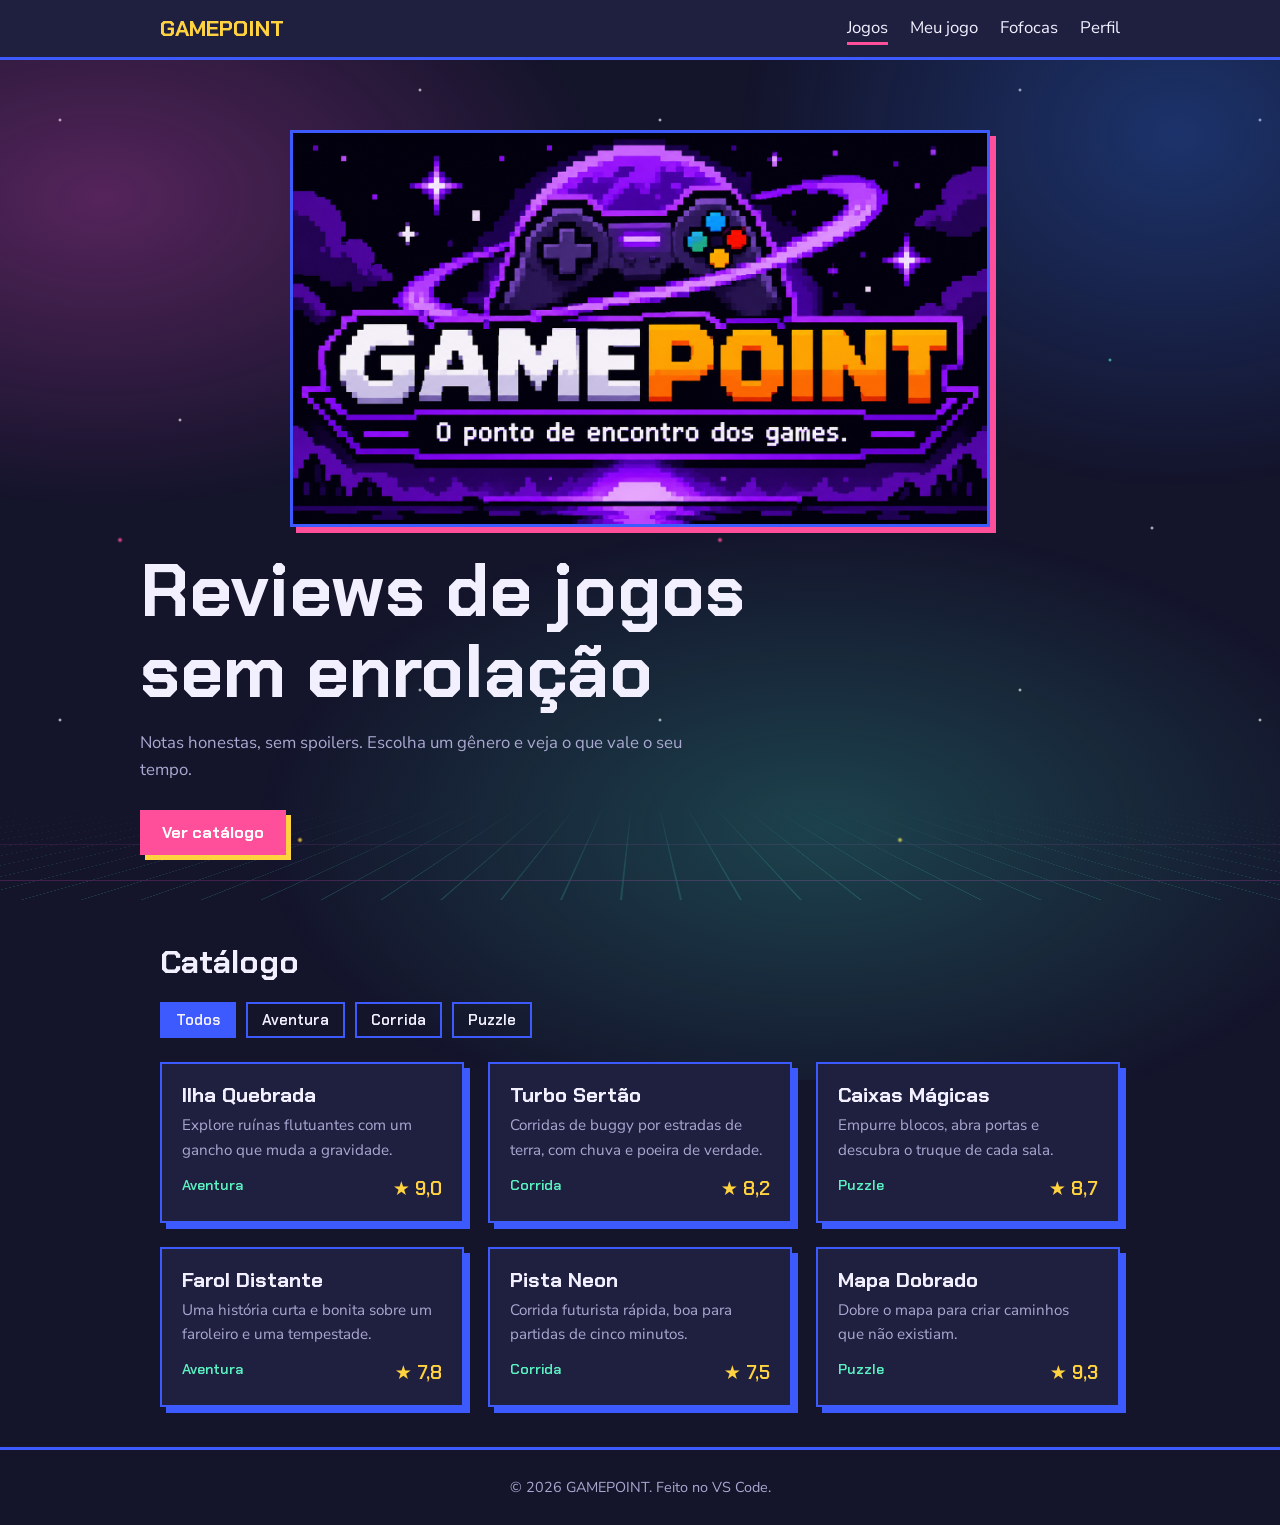
<file: index.html>
<!DOCTYPE html>
<html lang="pt-BR">

<head>
    <meta charset="utf-8">
    <meta name="viewport" content="width=device-width, initial-scale=1">
    <link rel="preconnect" href="https://fonts.googleapis.com">
    <link
        href="https://fonts.googleapis.com/css2?family=Chakra+Petch:wght@600;700&family=Nunito+Sans:wght@400;700&display=swap"
        rel="stylesheet">
    <link rel="stylesheet" href="style.css">
    <title>GAMEPOINT: reviews e catálogo de jogos</title>
</head>

<body>
    <header>
        <div class="wrap">
            <a class="logo" href="index.html">GAMEPOINT</a>
            <nav>
                <a href="index.html" aria-current="page">Jogos</a>
                <a href="lancamento.html">Meu jogo</a>
                <a href="noticias.html">Fofocas</a>
                <a href="perfil.html">Perfil</a>
            </nav>
        </div>
    </header>

    <main>
        <div class="wrap hero">
            <img src="gamepoint.png" alt="GAMEPOINT - O ponto de encontro dos games" class="banner">
            <h1>Reviews de jogos sem enrolação</h1>
            <p>Notas honestas, sem spoilers. Escolha um gênero e veja o que vale o seu tempo.</p>
            <a class="btn" href="#catalogo">Ver catálogo</a>
        </div>

        <section id="catalogo">
            <div class="wrap">
                <h2>Catálogo</h2>
                <div class="filters" role="group" aria-label="Filtrar por gênero">
                    <button data-filtro="todos" aria-pressed="true">Todos</button>
                    <button data-filtro="aventura" aria-pressed="false">Aventura</button>
                    <button data-filtro="corrida" aria-pressed="false">Corrida</button>
                    <button data-filtro="puzzle" aria-pressed="false">Puzzle</button>
                </div>
                <div class="grid">
                    <article class="card" data-genero="aventura">
                        <h3>Ilha Quebrada</h3>
                        <p>Explore ruínas flutuantes com um gancho que muda a gravidade.</p>
                        <div class="meta"><span class="tag">Aventura</span><span class="nota">★ 9,0</span></div>
                    </article>
                    <article class="card" data-genero="corrida">
                        <h3>Turbo Sertão</h3>
                        <p>Corridas de buggy por estradas de terra, com chuva e poeira de verdade.</p>
                        <div class="meta"><span class="tag">Corrida</span><span class="nota">★ 8,2</span></div>
                    </article>
                    <article class="card" data-genero="puzzle">
                        <h3>Caixas Mágicas</h3>
                        <p>Empurre blocos, abra portas e descubra o truque de cada sala.</p>
                        <div class="meta"><span class="tag">Puzzle</span><span class="nota">★ 8,7</span></div>
                    </article>
                    <article class="card" data-genero="aventura">
                        <h3>Farol Distante</h3>
                        <p>Uma história curta e bonita sobre um faroleiro e uma tempestade.</p>
                        <div class="meta"><span class="tag">Aventura</span><span class="nota">★ 7,8</span></div>
                    </article>
                    <article class="card" data-genero="corrida">
                        <h3>Pista Neon</h3>
                        <p>Corrida futurista rápida, boa para partidas de cinco minutos.</p>
                        <div class="meta"><span class="tag">Corrida</span><span class="nota">★ 7,5</span></div>
                    </article>
                    <article class="card" data-genero="puzzle">
                        <h3>Mapa Dobrado</h3>
                        <p>Dobre o mapa para criar caminhos que não existiam.</p>
                        <div class="meta"><span class="tag">Puzzle</span><span class="nota">★ 9,3</span></div>
                    </article>
                </div>
            </div>
        </section>
    </main>

    <footer>© 2026 GAMEPOINT. Feito no VS Code.</footer>
    <script src="script.js"></script>
</body>

</html>
</file>
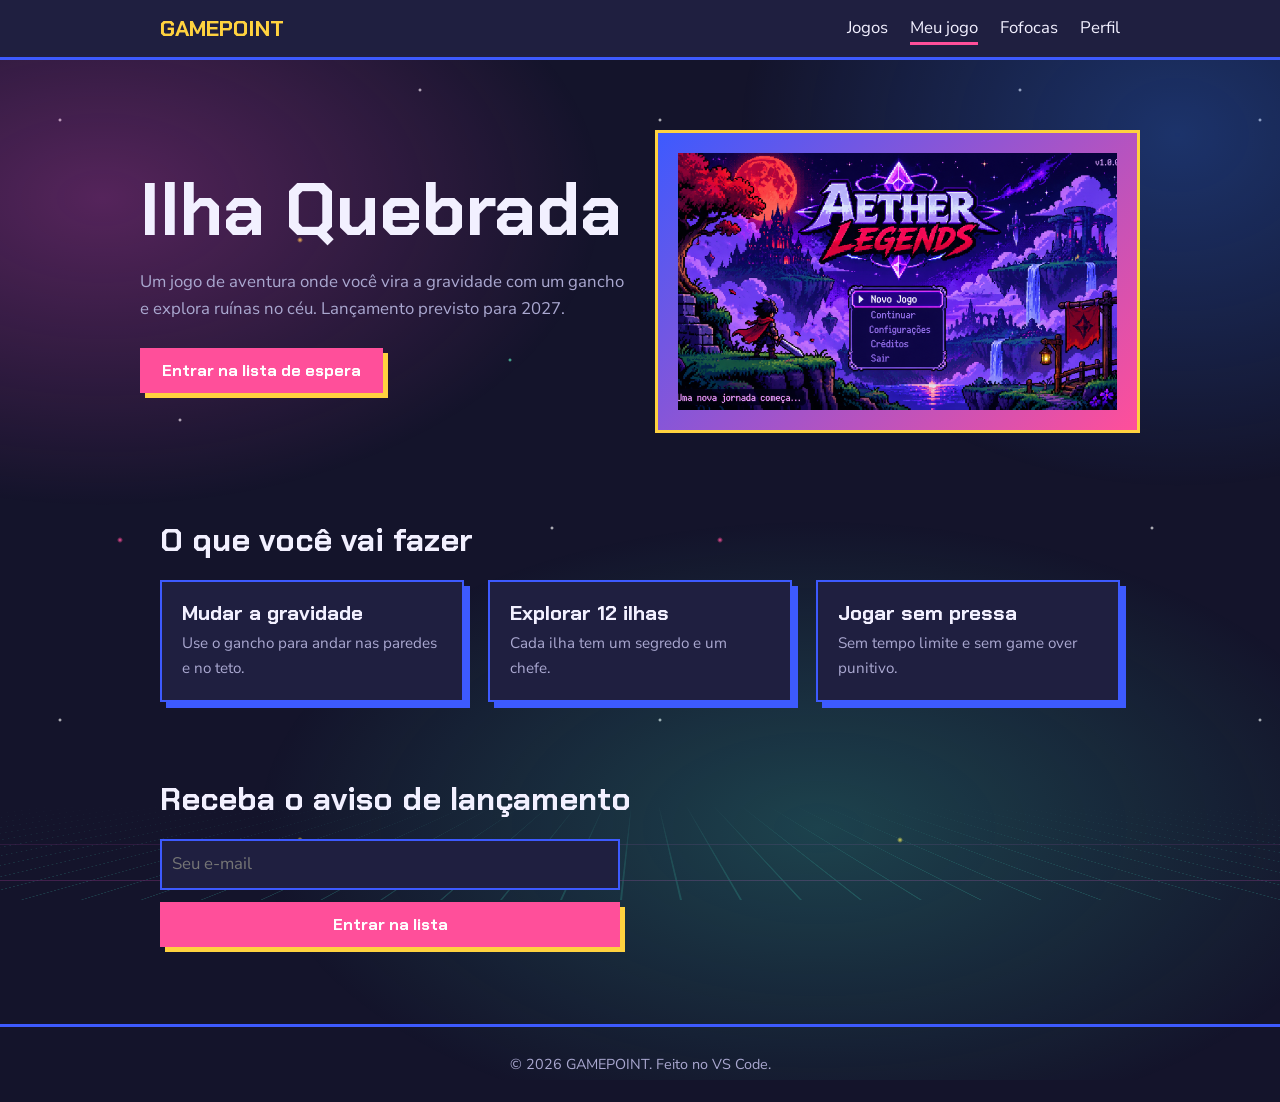
<file: lancamento.html>
<!DOCTYPE html>
<html lang="pt-BR">

<head>
    <meta charset="utf-8">
    <meta name="viewport" content="width=device-width, initial-scale=1">
    <link rel="preconnect" href="https://fonts.googleapis.com">
    <link
        href="https://fonts.googleapis.com/css2?family=Chakra+Petch:wght@600;700&family=Nunito+Sans:wght@400;700&display=swap"
        rel="stylesheet">
    <link rel="stylesheet" href="style.css">
    <title>Ilha Quebrada: o jogo</title>
</head>

<body>
    <header>
        <div class="wrap">
            <a class="logo" href="index.html">GAMEPOINT</a>
            <nav>
                <a href="index.html">Jogos</a>
                <a href="lancamento.html" aria-current="page">Meu jogo</a>
                <a href="noticias.html">Fofocas</a>
                <a href="perfil.html">Perfil</a>
            </nav>
        </div>
    </header>

    <main>
        <div class="wrap hero split">
            <div>
                <h1>Ilha Quebrada</h1>
                <p>Um jogo de aventura onde você vira a gravidade com um gancho e explora ruínas no céu. Lançamento
                    previsto para 2027.</p>
                <a class="btn" href="#lista">Entrar na lista de espera</a>
            </div>
            <div class="screen"><img src="jogo.png" alt="imagem do jogo ilha quebrada"></div>
        </div>

        <section>
            <div class="wrap">
                <h2>O que você vai fazer</h2>
                <div class="grid">
                    <article class="card">
                        <h3>Mudar a gravidade</h3>
                        <p>Use o gancho para andar nas paredes e no teto.</p>
                    </article>
                    <article class="card">
                        <h3>Explorar 12 ilhas</h3>
                        <p>Cada ilha tem um segredo e um chefe.</p>
                    </article>
                    <article class="card">
                        <h3>Jogar sem pressa</h3>
                        <p>Sem tempo limite e sem game over punitivo.</p>
                    </article>
                </div>
            </div>
        </section>

        <section id="lista">
            <div class="wrap">
                <h2>Receba o aviso de lançamento</h2>
                <form>
                    <input type="email" placeholder="Seu e-mail" aria-label="Seu e-mail" required>
                    <button class="btn" type="submit">Entrar na lista</button>
                    <p id="msg" role="status"></p>
                </form>
            </div>
        </section>
    </main>

    <footer>© 2026 GAMEPOINT. Feito no VS Code.</footer>
    <script src="script.js"></script>
</body>

</html>
</file>
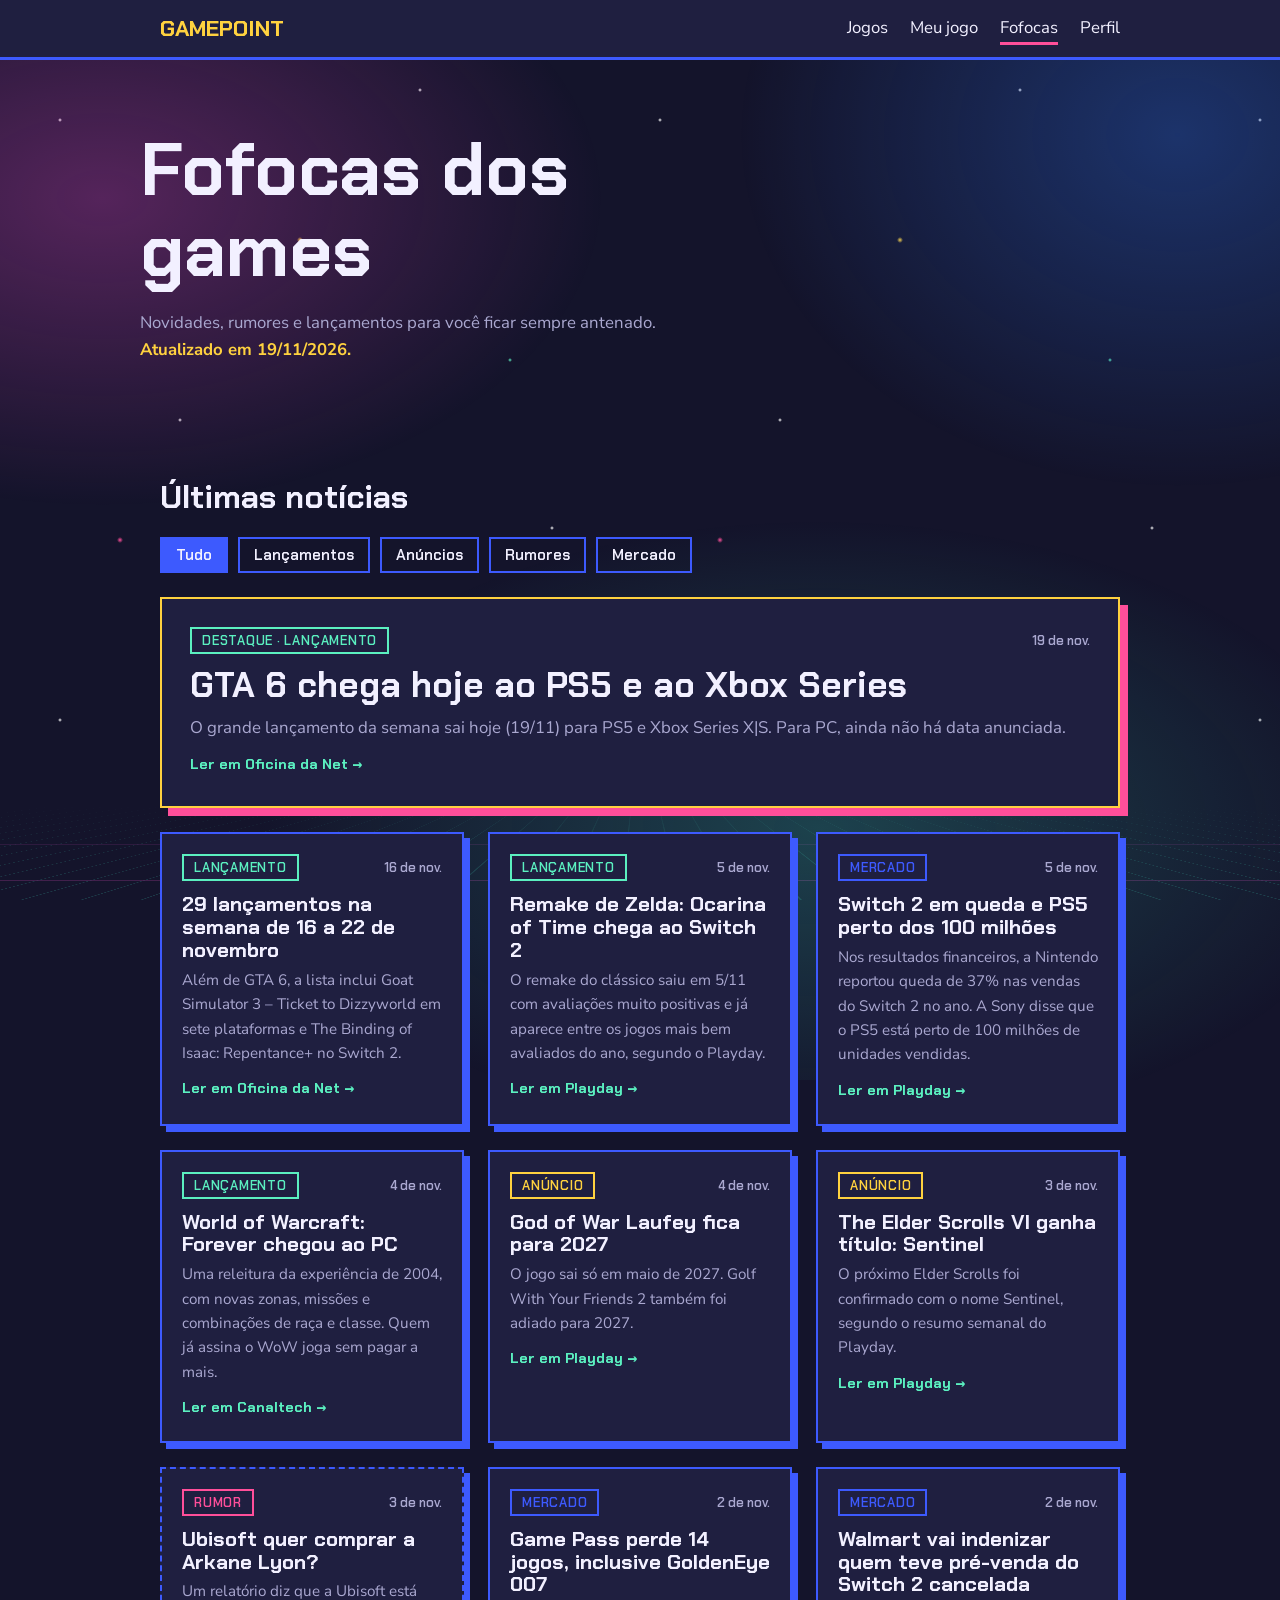
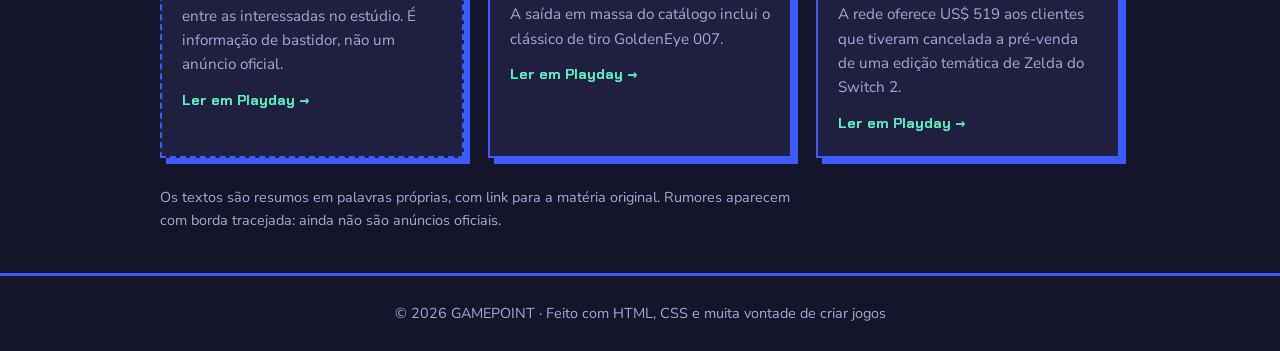
<file: noticias.html>
<!DOCTYPE html>
<html lang="pt-BR">

<head>
    <meta charset="UTF-8">
    <meta name="viewport" content="width=device-width, initial-scale=1">
    <title>Fofocas | GAMEPOINT</title>
    <meta name="description"
        content="Notícias, rumores e lançamentos do mundo dos games, para você ficar sempre antenado.">
    <link rel="preconnect" href="https://fonts.googleapis.com">
    <link rel="preconnect" href="https://fonts.gstatic.com" crossorigin>
    <link
        href="https://fonts.googleapis.com/css2?family=Chakra+Petch:wght@600;700&family=Nunito+Sans:wght@400;600;700&display=swap"
        rel="stylesheet">
    <link rel="stylesheet" href="style.css">
    <link rel="stylesheet" href="noticias.css">
</head>

<body>

    <header>
        <div class="wrap">
            <a class="logo" href="index.html">GAMEPOINT</a>
            <nav>
                <a href="index.html">Jogos</a>
                <a href="lancamento.html">Meu jogo</a>
                <a href="noticias.html" aria-current="page">Fofocas</a>
                <a href="perfil.html">Perfil</a>
            </nav>
        </div>
    </header>

    <main id="conteudo">

        <div class="wrap hero">
            <h1>Fofocas dos games</h1>
            <p>
                Novidades, rumores e lançamentos para você ficar sempre antenado.
                <strong id="atualizado"></strong>
            </p>
        </div>

        <section>
            <div class="wrap">
                <h2>Últimas notícias</h2>

                <div class="filters" role="group" aria-label="Filtrar por tipo">
                    <button data-filtro="todos" aria-pressed="true">Tudo</button>
                    <button data-filtro="lancamento" aria-pressed="false">Lançamentos</button>
                    <button data-filtro="anuncio" aria-pressed="false">Anúncios</button>
                    <button data-filtro="rumor" aria-pressed="false">Rumores</button>
                    <button data-filtro="mercado" aria-pressed="false">Mercado</button>
                </div>

                <div class="grid" id="lista-noticias"></div>

                <noscript>
                    <p>Ative o JavaScript para ver as notícias.</p>
                </noscript>

                <p class="n-aviso">
                    Os textos são resumos em palavras próprias, com link para a matéria original.
                    Rumores aparecem com borda tracejada: ainda não são anúncios oficiais.
                </p>
            </div>
        </section>

    </main>

    <footer>
        <div class="wrap">
            © 2026 GAMEPOINT · Feito com HTML, CSS e muita vontade de criar jogos
        </div>
    </footer>

    <script src="noticias.js"></script>
</body>

</html>
</file>
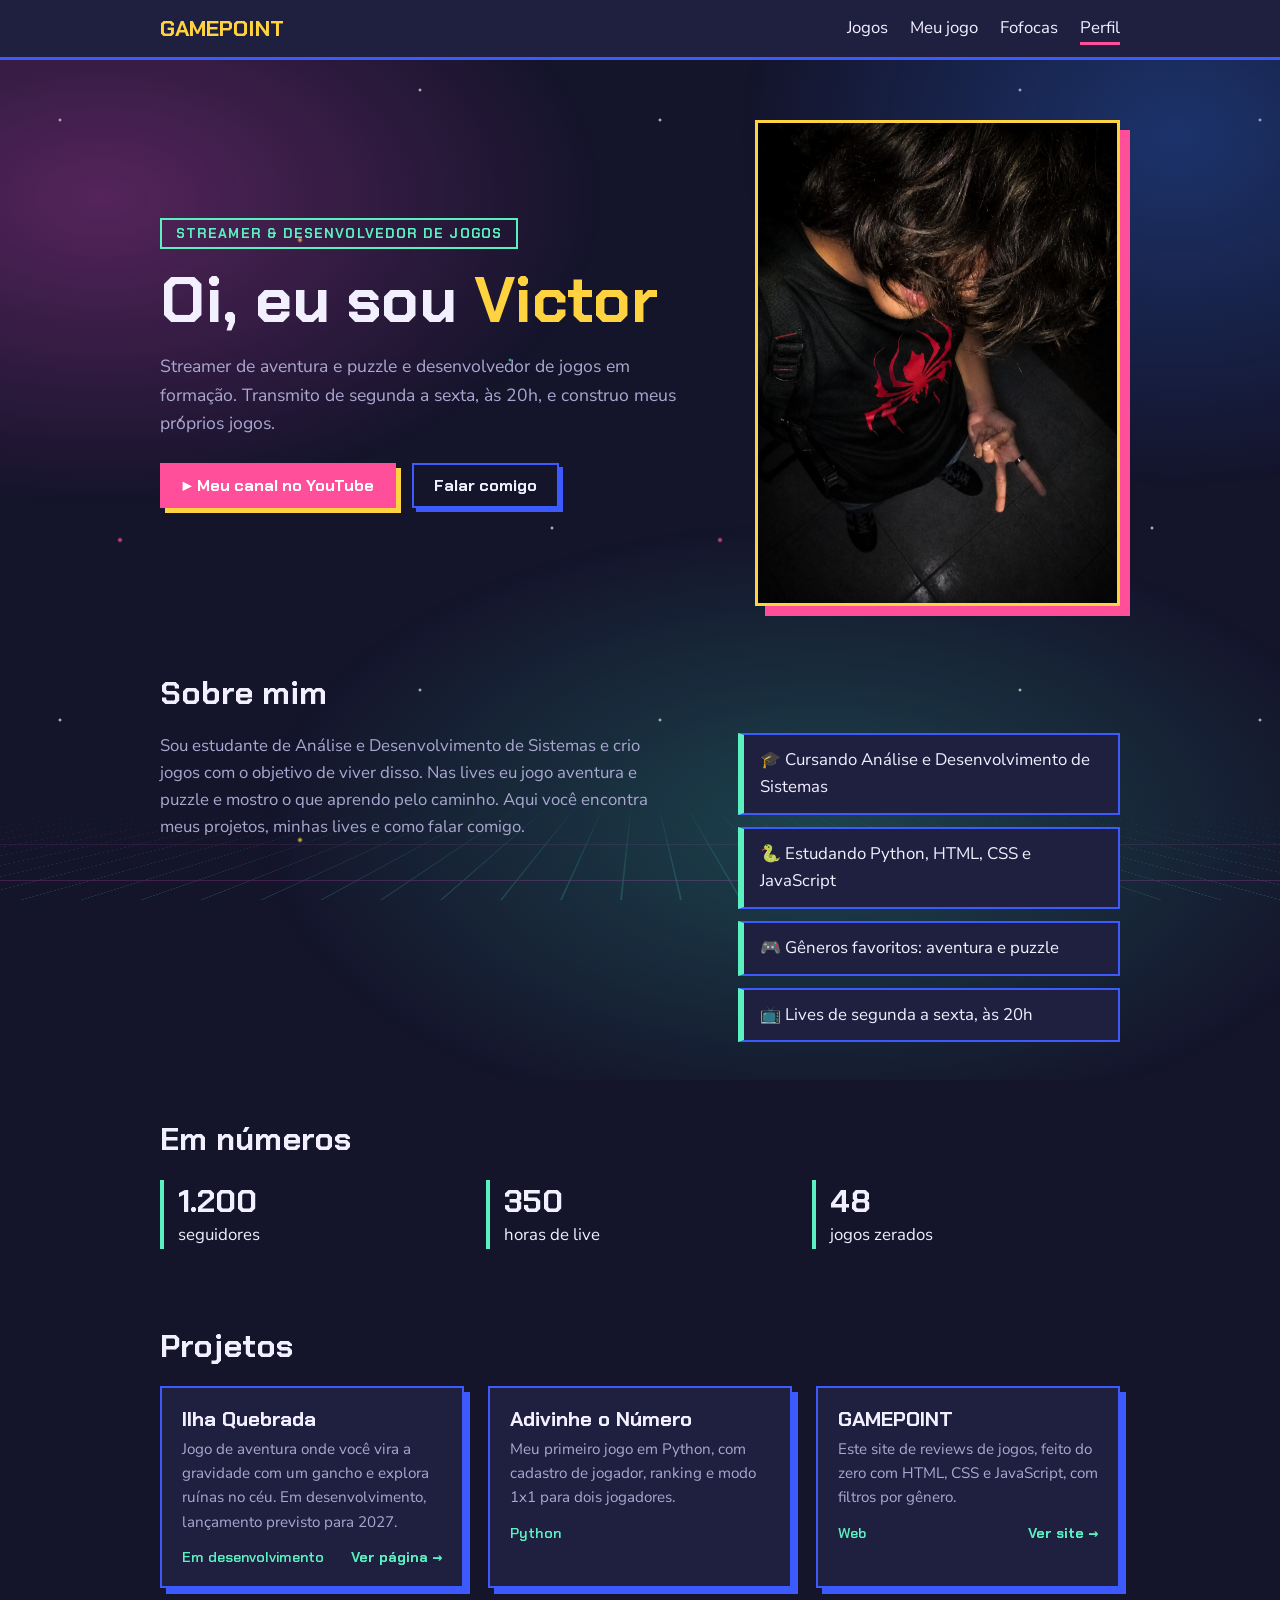
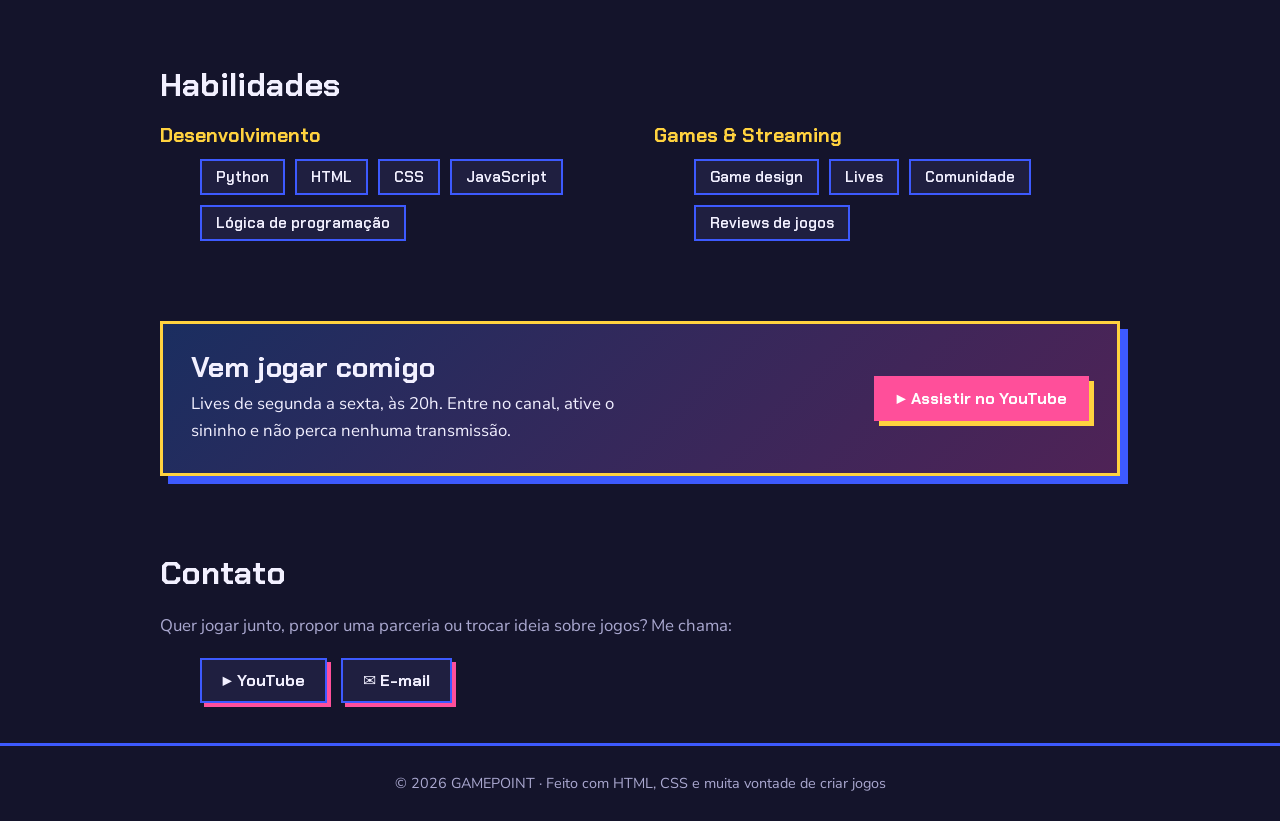
<file: perfil.html>
<!DOCTYPE html>
<html lang="pt-BR">

<head>
    <meta charset="UTF-8">
    <meta name="viewport" content="width=device-width, initial-scale=1">
    <title>Perfil | GAMEPOINT</title>
    <meta name="description" content="Portfólio de streamer e desenvolvedor de jogos: projetos, lives e contato.">
    <link rel="preconnect" href="https://fonts.googleapis.com">
    <link rel="preconnect" href="https://fonts.gstatic.com" crossorigin>
    <link
        href="https://fonts.googleapis.com/css2?family=Chakra+Petch:wght@600;700&family=Nunito+Sans:wght@400;600;700&display=swap"
        rel="stylesheet">
    <link rel="stylesheet" href="style.css">
    <link rel="stylesheet" href="perfil.css">
</head>

<body>
    <a class="skip" href="#conteudo">Pular para o conteúdo</a>

    <header>
        <div class="wrap">
            <a class="logo" href="index.html">GAMEPOINT</a>
            <nav>
                <a href="index.html">Jogos</a>
                <a href="lancamento.html">Meu jogo</a>
                <a href="noticias.html">Fofocas</a>
                <a href="perfil.html" aria-current="page">Perfil</a>
            </nav>
        </div>
    </header>

    <main id="conteudo">

        <!-- ===== APRESENTAÇÃO ===== -->
        <section class="p-hero">
            <div class="wrap p-hero__grid">
                <div class="p-hero__texto">
                    <p class="p-etiqueta">Streamer &amp; Desenvolvedor de jogos</p>
                    <!-- EDITE: troque "Seu Nome" pelo seu nome -->
                    <h1>Oi, eu sou <span class="destaque">Victor</span></h1>
                    <p class="p-lead">
                        Streamer de aventura e puzzle e desenvolvedor de jogos em formação.
                        Transmito de segunda a sexta, às 20h, e construo meus próprios jogos.
                    </p>
                    <div class="p-acoes">
                        <!-- EDITE: troque @SEUCANAL pelo link do seu canal -->
                        <a class="btn" href="https://www.youtube.com/@SEUCANAL" target="_blank"
                            rel="noopener noreferrer">▶ Meu canal no YouTube</a>
                        <a class="btn btn--sec" href="#contato">Falar comigo</a>
                    </div>
                </div>

                <figure class="p-foto">
                    <!-- EDITE: salve sua foto na pasta como foto.jpg -->
                    <img src="foto.jpg" alt="Foto do Victor" width="480" height="480">
                </figure>
            </div>
        </section>

        <!-- ===== SOBRE ===== -->
        <section id="sobre">
            <div class="wrap">
                <h2>Sobre mim</h2>
                <div class="p-sobre">
                    <p>
                        Sou estudante de Análise e Desenvolvimento de Sistemas e crio jogos com o
                        objetivo de viver disso. Nas lives eu jogo aventura e puzzle e mostro o que
                        aprendo pelo caminho. Aqui você encontra meus projetos, minhas lives e
                        como falar comigo.
                    </p>
                    <ul class="p-fatos">
                        <li>🎓 Cursando Análise e Desenvolvimento de Sistemas</li>
                        <li>🐍 Estudando Python, HTML, CSS e JavaScript</li>
                        <li>🎮 Gêneros favoritos: aventura e puzzle</li>
                        <li>📺 Lives de segunda a sexta, às 20h</li>
                    </ul>
                </div>
            </div>
        </section>

        <!-- ===== NÚMEROS ===== -->
        <!-- EDITE: troque pelos seus números reais (ou apague esta seção inteira) -->
        <section id="numeros">
            <div class="wrap">
                <h2>Em números</h2>
                <div class="stats">
                    <div class="stat"><b>1.200</b> seguidores</div>
                    <div class="stat"><b>350</b> horas de live</div>
                    <div class="stat"><b>48</b> jogos zerados</div>
                </div>
            </div>
        </section>

        <!-- ===== PROJETOS ===== -->
        <section id="projetos">
            <div class="wrap">
                <h2>Projetos</h2>
                <div class="grid">
                    <article class="card">
                        <h3>Ilha Quebrada</h3>
                        <p>Jogo de aventura onde você vira a gravidade com um gancho e explora ruínas no céu. Em
                            desenvolvimento, lançamento previsto para 2027.</p>
                        <div class="meta">
                            <span class="tag">Em desenvolvimento</span>
                            <a class="p-link" href="lancamento.html">Ver página →</a>
                        </div>
                    </article>

                    <article class="card">
                        <h3>Adivinhe o Número</h3>
                        <p>Meu primeiro jogo em Python, com cadastro de jogador, ranking e modo 1x1 para dois jogadores.
                        </p>
                        <div class="meta">
                            <span class="tag">Python</span>
                        </div>
                    </article>

                    <article class="card">
                        <h3>GAMEPOINT</h3>
                        <p>Este site de reviews de jogos, feito do zero com HTML, CSS e JavaScript, com filtros por
                            gênero.</p>
                        <div class="meta">
                            <span class="tag">Web</span>
                            <a class="p-link" href="index.html">Ver site →</a>
                        </div>
                    </article>
                </div>
            </div>
        </section>

        <!-- ===== HABILIDADES ===== -->
        <section id="habilidades">
            <div class="wrap">
                <h2>Habilidades</h2>
                <div class="p-skills">
                    <div>
                        <h3>Desenvolvimento</h3>
                        <ul class="chips">
                            <li>Python</li>
                            <li>HTML</li>
                            <li>CSS</li>
                            <li>JavaScript</li>
                            <li>Lógica de programação</li>
                        </ul>
                    </div>
                    <div>
                        <h3>Games &amp; Streaming</h3>
                        <ul class="chips">
                            <li>Game design</li>
                            <li>Lives</li>
                            <li>Comunidade</li>
                            <li>Reviews de jogos</li>
                        </ul>
                    </div>
                </div>
            </div>
        </section>

        <!-- ===== LIVES ===== -->
        <section id="lives">
            <div class="wrap">
                <div class="p-live">
                    <div>
                        <h2>Vem jogar comigo</h2>
                        <p>Lives de segunda a sexta, às 20h. Entre no canal, ative o sininho e não perca nenhuma
                            transmissão.</p>
                    </div>
                    <a class="btn" href="https://www.youtube.com/@SEUCANAL" target="_blank" rel="noopener noreferrer">▶
                        Assistir no YouTube</a>
                </div>
            </div>
        </section>

        <!-- ===== CONTATO ===== -->
        <section id="contato">
            <div class="wrap">
                <h2>Contato</h2>
                <p class="p-contato-txt">Quer jogar junto, propor uma parceria ou trocar ideia sobre jogos? Me chama:
                </p>
                <ul class="p-links">
                    <li><a href="https://www.youtube.com/@SEUCANAL" target="_blank" rel="noopener noreferrer">▶
                            YouTube</a></li>
                    <!-- EDITE: troque pelo seu e-mail -->
                    <li><a href="mailto:seuemail@exemplo.com">✉ E-mail</a></li>
                </ul>
            </div>
        </section>

    </main>

    <footer>
        <div class="wrap">
            © 2026 GAMEPOINT · Feito com HTML, CSS e muita vontade de criar jogos
        </div>
    </footer>
</body>

</html>
</file>
<file: style.css>
:root {
    --bg: #14142b;
    --panel: #1f1f40;
    --text: #f2f0ff;
    --muted: #aaa8d0;
    --blue: #3d5afe;
    --mint: #5bf0c0;
    --pink: #ff4f9a;
    --sun: #ffd23f;
    --font-d: 'Chakra Petch', system-ui, sans-serif;
    --font-b: 'Nunito Sans', system-ui, sans-serif;
}

* {
    box-sizing: border-box;
    margin: 0
}

html {
    scroll-behavior: smooth
}

body {
    background: var(--bg);
    color: var(--text);
    font: 1.05rem/1.6 var(--font-b)
}

main .wrap img{
    margin-left: auto;
    margin-right: auto;
}

h1,
h2,
h3 {
    font-family: var(--font-d);
    line-height: 1.1
}

a {
    color: var(--mint)
}

:focus-visible {
    outline: 3px solid var(--sun);
    outline-offset: 3px
}

.wrap {
    max-width: 1000px;
    margin: 0 auto;
    padding: 0 20px
}

header {
    border-bottom: 3px solid var(--blue);
    background: var(--panel)
}

header .wrap {
    display: flex;
    flex-wrap: wrap;
    gap: 12px;
    justify-content: space-between;
    align-items: center;
    padding-top: 14px;
    padding-bottom: 14px
}

.logo {
    font: 700 1.4rem var(--font-d);
    color: var(--sun);
    text-decoration: none
}

nav a {
    color: var(--text);
    text-decoration: none;
    margin-left: 18px;
    padding-bottom: 3px
}

nav a[aria-current=page] {
    border-bottom: 3px solid var(--pink)
}

nav a:hover {
    color: var(--mint)
}

.hero {
    padding: 70px 0 50px
}

.hero h1 {
    font-size: clamp(2.4rem, 7vw, 4.6rem);
    max-width: 14ch
}

.hero p {
    max-width: 55ch;
    color: var(--muted);
    margin: 18px 0 26px
}

.btn {
    display: inline-block;
    background: var(--pink);
    color: #fff;
    font: 700 1rem var(--font-d);
    padding: 12px 22px;
    border: 0;
    text-decoration: none;
    cursor: pointer;
    box-shadow: 5px 5px 0 var(--sun);
    transition: transform .1s, box-shadow .1s
}

.btn:hover {
    transform: translate(3px, 3px);
    box-shadow: 2px 2px 0 var(--sun)
}

section {
    padding: 40px 0
}

section>.wrap>h2 {
    font-size: 2rem;
    margin-bottom: 22px
}

.filters {
    display: flex;
    flex-wrap: wrap;
    gap: 10px;
    margin-bottom: 24px
}

.filters button {
    background: transparent;
    color: var(--text);
    border: 2px solid var(--blue);
    padding: 6px 14px;
    font: 600 .95rem var(--font-d);
    cursor: pointer
}

.filters button[aria-pressed=true] {
    background: var(--blue)
}

.grid {
    display: grid;
    grid-template-columns: repeat(auto-fill, minmax(250px, 1fr));
    gap: 24px
}

.card {
    background: var(--panel);
    border: 2px solid var(--blue);
    padding: 20px;
    box-shadow: 6px 6px 0 var(--blue)
}

.card[hidden] {
    display: none
}

.card h3 {
    font-size: 1.3rem;
    margin-bottom: 6px
}

.card p {
    color: var(--muted);
    font-size: .95rem
}

.card .meta {
    display: flex;
    justify-content: space-between;
    margin-top: 14px;
    font: 600 .9rem var(--font-d)
}

.nota {
    color: var(--sun);
    font-size: 1.2rem
}

.tag {
    color: var(--mint)
}

.split {
    display: grid;
    grid-template-columns: 1fr 1fr;
    gap: 30px;
    align-items: center
}

.screen {
    aspect-ratio: 16/10;
    background: linear-gradient(135deg, var(--blue), var(--pink));
    border: 3px solid var(--sun);
    display: grid;
    place-items: center;
    font: 700 1.6rem var(--font-d);
    text-align: center;
    padding: 20px
}

.stats {
    display: grid;
    grid-template-columns: repeat(auto-fit, minmax(150px, 1fr));
    gap: 18px
}

.stat {
    border-left: 4px solid var(--mint);
    padding-left: 14px
}

.stat b {
    display: block;
    font: 700 2rem var(--font-d)
}

.bar {
    height: 14px;
    background: #0b0b1c;
    border: 2px solid var(--text);
    margin: 6px 0 16px
}

.bar i {
    display: block;
    height: 100%;
    background: var(--mint)
}

form {
    display: grid;
    gap: 12px;
    max-width: 460px
}

input,
textarea {
    background: var(--panel);
    color: var(--text);
    border: 2px solid var(--blue);
    padding: 10px;
    font: inherit
}

#msg {
    color: var(--mint);
    min-height: 1.5em
}

footer {
    border-top: 3px solid var(--blue);
    padding: 26px 0;
    color: var(--muted);
    text-align: center;
    font-size: .9rem
}

@media(max-width:700px) {
    .split {
        grid-template-columns: 1fr
    }

    nav a {
        margin: 0 14px 0 0
    }
}

.banner {
    display: block;
    width: 100%;
    max-width: 700px;
    margin-bottom: 24px;
    border: 3px solid var(--blue);
    box-shadow: 6px 6px 0 var(--pink)
}

.screen img {
    width: 100%;
    height: 100%;
    object-fit: cover;
    display: block
}

@media(prefers-reduced-motion:reduce) {
    * {
        transition: none !important;
        scroll-behavior: auto !important
    }
}

/* ===== ANIMAÇÕES ===== */

/* 1) Botões: apertar ao clicar + anel pulsando no botão principal */
.btn {
    position: relative
}

.btn:active {
    transform: translate(6px, 6px);
    box-shadow: 0 0 0 var(--sun)
}

.btn:not(.btn--sec)::after {
    content: "";
    position: absolute;
    inset: -6px;
    border: 3px solid var(--pink);
    opacity: 0;
    pointer-events: none;
    animation: anel 2.2s ease-out infinite;
}

@keyframes anel {
    0% {
        opacity: .8;
        transform: scale(1)
    }

    100% {
        opacity: 0;
        transform: scale(1.12)
    }
}

/* 2) Filtros: sobem ao passar o mouse */
.filters button {
    transition: transform .15s
}

.filters button:hover {
    transform: translateY(-3px)
}

.filters button:active {
    transform: translateY(1px)
}

/* 3) Cards: entram subindo e levantam no hover */
.card {
    transition: transform .2s, box-shadow .2s;
    animation: subir .5s ease backwards
}

.card:hover {
    transform: translate(-3px, -3px);
    box-shadow: 9px 9px 0 var(--blue)
}

.card:nth-child(2) {
    animation-delay: .08s
}

.card:nth-child(3) {
    animation-delay: .16s
}

.card:nth-child(4) {
    animation-delay: .24s
}

.card:nth-child(5) {
    animation-delay: .32s
}

.card:nth-child(6) {
    animation-delay: .4s
}

@keyframes subir {
    from {
        opacity: 0;
        transform: translateY(18px)
    }

    to {
        opacity: 1;
        transform: none
    }
}

/* 4) Fundo: estrelas piscando e deslizando devagar */
body::before {
    content: "";
    position: fixed;
    inset: 0;
    z-index: -1;
    pointer-events: none;
    background-image:
        radial-gradient(2px 2px at 10% 20%, #fff, transparent),
        radial-gradient(2px 2px at 30% 70%, #fff, transparent),
        radial-gradient(3px 3px at 50% 40%, var(--sun), transparent),
        radial-gradient(2px 2px at 70% 15%, #fff, transparent),
        radial-gradient(2px 2px at 85% 60%, var(--mint), transparent),
        radial-gradient(3px 3px at 20% 90%, var(--pink), transparent),
        radial-gradient(2px 2px at 92% 88%, #fff, transparent);
    background-size: 600px 600px;
    animation: piscar 4s ease-in-out infinite alternate, deslizar 90s linear infinite;
}

@keyframes piscar {
    from {
        opacity: .25
    }

    to {
        opacity: .9
    }
}

@keyframes deslizar {
    to {
        background-position: 0 600px
    }
}

/* Respeita quem prefere menos movimento */
@media (prefers-reduced-motion:reduce) {

    *,
    *::before,
    *::after {
        animation: none !important
    }
}

/* ===== FUNDO EXTRA ===== */

/* 1) Névoa colorida flutuando */
body::after {
    content: "";
    position: fixed;
    inset: -20%;
    z-index: -1;
    pointer-events: none;
    background:
        radial-gradient(40% 35% at 20% 30%, rgba(255, 79, 216, .28), transparent 70%),
        radial-gradient(35% 40% at 80% 25%, rgba(47, 123, 255, .30), transparent 70%),
        radial-gradient(45% 35% at 60% 80%, rgba(61, 232, 200, .22), transparent 70%);
    animation: flutuar 24s ease-in-out infinite alternate;
}

@keyframes flutuar {
    from {
        transform: translate(-3%, -2%) scale(1)
    }

    to {
        transform: translate(3%, 2%) scale(1.1)
    }
}

/* 2) Chão retrô com grade neon */
html::before {
    content: "";
    position: fixed;
    left: -50%;
    right: -50%;
    bottom: 0;
    height: 45vh;
    z-index: -1;
    pointer-events: none;
    opacity: .35;
    background-image:
        linear-gradient(rgba(255, 79, 216, .6) 2px, transparent 2px),
        linear-gradient(90deg, rgba(61, 232, 200, .5) 2px, transparent 2px);
    background-size: 60px 60px;
    transform: perspective(300px) rotateX(60deg);
    transform-origin: bottom;
    -webkit-mask-image: linear-gradient(to top, #000, transparent);
    mask-image: linear-gradient(to top, #000, transparent);
    animation: chao 2.5s linear infinite;
}

@keyframes chao {
    to {
        background-position: 0 60px
    }
}

/* 3) Estrela cadente */
html::after {
    content: "";
    position: fixed;
    top: 8%;
    left: -10%;
    width: 120px;
    height: 2px;
    z-index: -1;
    pointer-events: none;
    opacity: 0;
    background: linear-gradient(90deg, transparent, #fff);
    animation: cadente 9s ease-in infinite;
}

@keyframes cadente {
    0% {
        opacity: 0;
        transform: translate(0, 0) rotate(25deg)
    }

    3% {
        opacity: 1
    }

    12% {
        opacity: 0;
        transform: translate(70vw, 35vh) rotate(25deg)
    }

    100% {
        opacity: 0;
        transform: translate(70vw, 35vh) rotate(25deg)
    }
}
</file>
<file: noticias.css>
/* ===== Estilos da página de notícias (usa as variáveis do style.css) ===== */
:root {
    --n-blue: var(--blue, #2f7bff);
    --n-pink: var(--pink, #ff4fd8);
    --n-mint: var(--mint, #3de8c8);
    --n-sun: var(--sun, #ffb020);
    --n-muted: var(--muted, #b9b4d6);
}

/* Texto "Atualizado em..." */
#atualizado {
    color: var(--n-sun)
}

/* Aviso no fim da lista */
.n-aviso {
    margin-top: 28px;
    color: var(--n-muted);
    font-size: .9rem;
    max-width: 70ch;
}

/* Cabeçalho de cada card: tipo + data */
.n-topo {
    display: flex;
    align-items: center;
    justify-content: space-between;
    gap: 10px;
    margin-bottom: 12px;
    font: 600 .8rem var(--font-d);
}

.n-topo time {
    color: var(--n-muted)
}

/* Etiqueta do tipo de notícia */
.n-tag {
    padding: 3px 10px;
    border: 2px solid currentColor;
    text-transform: uppercase;
    letter-spacing: .06em;
}

.n-tag--lancamento {
    color: var(--n-mint)
}

.n-tag--anuncio {
    color: var(--n-sun)
}

.n-tag--rumor {
    color: var(--n-pink)
}

.n-tag--mercado {
    color: var(--n-blue)
}

/* Link da fonte */
.n-link {
    display: inline-block;
    margin-top: 14px;
    color: var(--n-mint);
    text-decoration: none;
    font: 700 .9rem var(--font-d);
}

.n-link:hover {
    text-decoration: underline
}

/* Rumor: borda tracejada */
.card.n-rumor {
    border-style: dashed
}

/* Destaque do dia: ocupa a linha inteira */
.card.n-destaque {
    grid-column: 1 / -1;
    padding: 28px;
    border-color: var(--n-sun);
    box-shadow: 8px 8px 0 var(--n-pink);
}

.card.n-destaque h3 {
    font-size: clamp(1.5rem, 4vw, 2.2rem);
    margin-bottom: 10px
}

.card.n-destaque p {
    font-size: 1.05rem
}

@media (max-width:520px) {
    .card.n-destaque {
        padding: 20px
    }
}
</file>
<file: perfil.css>
/* ===== Estilos da página de perfil (usa as variáveis do style.css) ===== */
:root {
    --p-blue: var(--blue, #2f7bff);
    --p-pink: var(--pink, #ff4fd8);
    --p-mint: var(--mint, #3de8c8);
    --p-sun: var(--sun, #ffb020);
    --p-panel: var(--panel, #1b1b3a);
    --p-text: var(--text, #eee9f7);
    --p-muted: var(--muted, #b9b4d6);
}

img {
    max-width: 100%
}

/* Link de acessibilidade (aparece só ao apertar Tab) */
.skip {
    position: absolute;
    left: -999px;
    top: 0
}

.skip:focus {
    left: 10px;
    top: 10px;
    z-index: 10;
    background: #000;
    color: #fff;
    padding: 8px 14px
}

/* ===== Apresentação ===== */
.p-hero {
    padding: 60px 0 30px
}

.p-hero__grid {
    display: grid;
    grid-template-columns: 1.2fr .8fr;
    gap: 48px;
    align-items: center;
}

.p-etiqueta {
    display: inline-block;
    color: var(--p-mint);
    border: 2px solid var(--p-mint);
    padding: 5px 14px;
    font: 700 .85rem var(--font-d);
    letter-spacing: .08em;
    text-transform: uppercase;
    margin-bottom: 18px;
}

.p-hero h1 {
    font-size: clamp(2.2rem, 6vw, 4rem);
    line-height: 1.05;
    margin-bottom: 18px;
}

.destaque {
    color: var(--p-sun)
}

.p-lead {
    max-width: 52ch;
    color: var(--p-muted);
    font-size: 1.1rem;
    margin-bottom: 26px;
}

.p-acoes {
    display: flex;
    flex-wrap: wrap;
    gap: 16px
}

/* Botão secundário (contorno) */
.btn.btn--sec {
    background: transparent;
    color: var(--p-text);
    border: 2px solid var(--p-blue);
    padding: 10px 20px;
    box-shadow: 4px 4px 0 var(--p-blue);
}

.btn.btn--sec:hover {
    box-shadow: 2px 2px 0 var(--p-blue)
}

/* Foto */
.p-foto {
    margin: 0 0 0 auto;
    width: 100%;
    max-width: 400px;
    background: linear-gradient(135deg, var(--p-blue), var(--p-pink));
    border: 3px solid var(--p-sun);
    box-shadow: 10px 10px 0 var(--p-pink);
}

.p-foto img {
    display: block;
    width: 100%;
    aspect-ratio: 1/1;
    object-fit: cover;
}

/* ===== Sobre ===== */
.p-sobre {
    display: grid;
    grid-template-columns: 1.2fr 1fr;
    gap: 32px;
    align-items: start;
}

.p-sobre p {
    color: var(--p-muted);
    max-width: 60ch
}

.p-fatos {
    list-style: none;
    display: grid;
    gap: 12px;
}

.p-fatos li {
    background: var(--p-panel);
    border: 2px solid var(--p-blue);
    border-left: 6px solid var(--p-mint);
    padding: 12px 16px;
}

/* ===== Projetos ===== */
.p-link {
    color: var(--p-mint);
    text-decoration: none;
    font: 700 .9rem var(--font-d);
}

.p-link:hover {
    text-decoration: underline
}

/* ===== Habilidades ===== */
.p-skills {
    display: grid;
    grid-template-columns: repeat(auto-fit, minmax(260px, 1fr));
    gap: 28px;
}

.p-skills h3 {
    margin-bottom: 12px;
    color: var(--p-sun)
}

.chips {
    list-style: none;
    display: flex;
    flex-wrap: wrap;
    gap: 10px;
}

.chips li {
    background: var(--p-panel);
    border: 2px solid var(--p-blue);
    padding: 6px 14px;
    font: 600 .95rem var(--font-d);
}

/* ===== Lives ===== */
.p-live {
    display: flex;
    flex-wrap: wrap;
    align-items: center;
    justify-content: space-between;
    gap: 24px;
    padding: 28px;
    border: 3px solid var(--p-sun);
    background: linear-gradient(135deg, rgba(47, 123, 255, .25), rgba(255, 79, 216, .25));
    box-shadow: 8px 8px 0 var(--p-blue);
}

.p-live h2 {
    font-size: 1.8rem;
    margin-bottom: 8px
}

.p-live p {
    color: var(--p-text);
    max-width: 48ch
}

/* ===== Contato ===== */
.p-contato-txt {
    color: var(--p-muted);
    margin-bottom: 18px
}

.p-links {
    list-style: none;
    display: flex;
    flex-wrap: wrap;
    gap: 14px;
}

.p-links a {
    display: inline-block;
    color: var(--p-text);
    text-decoration: none;
    background: var(--p-panel);
    border: 2px solid var(--p-blue);
    padding: 10px 20px;
    font: 700 1rem var(--font-d);
    box-shadow: 4px 4px 0 var(--p-pink);
}

.p-links a:hover {
    transform: translate(2px, 2px);
    box-shadow: 2px 2px 0 var(--p-pink);
}

/* ===== Responsivo ===== */
@media (max-width:800px) {
    .p-hero {
        padding: 36px 0 20px
    }

    .p-hero__grid {
        grid-template-columns: 1fr;
        gap: 32px
    }

    .p-foto {
        order: -1;
        margin: 0 auto;
        max-width: 300px
    }

    .p-sobre {
        grid-template-columns: 1fr
    }
}

@media (max-width:520px) {
    .p-acoes .btn {
        width: 100%;
        text-align: center
    }

    .p-live {
        padding: 22px;
        flex-direction: column;
        align-items: flex-start
    }

    .p-live .btn {
        width: 100%;
        text-align: center
    }

    .p-links a {
        width: 100%;
        text-align: center
    }

    .p-links li {
        flex: 1 1 100%
    }
}
</file>
